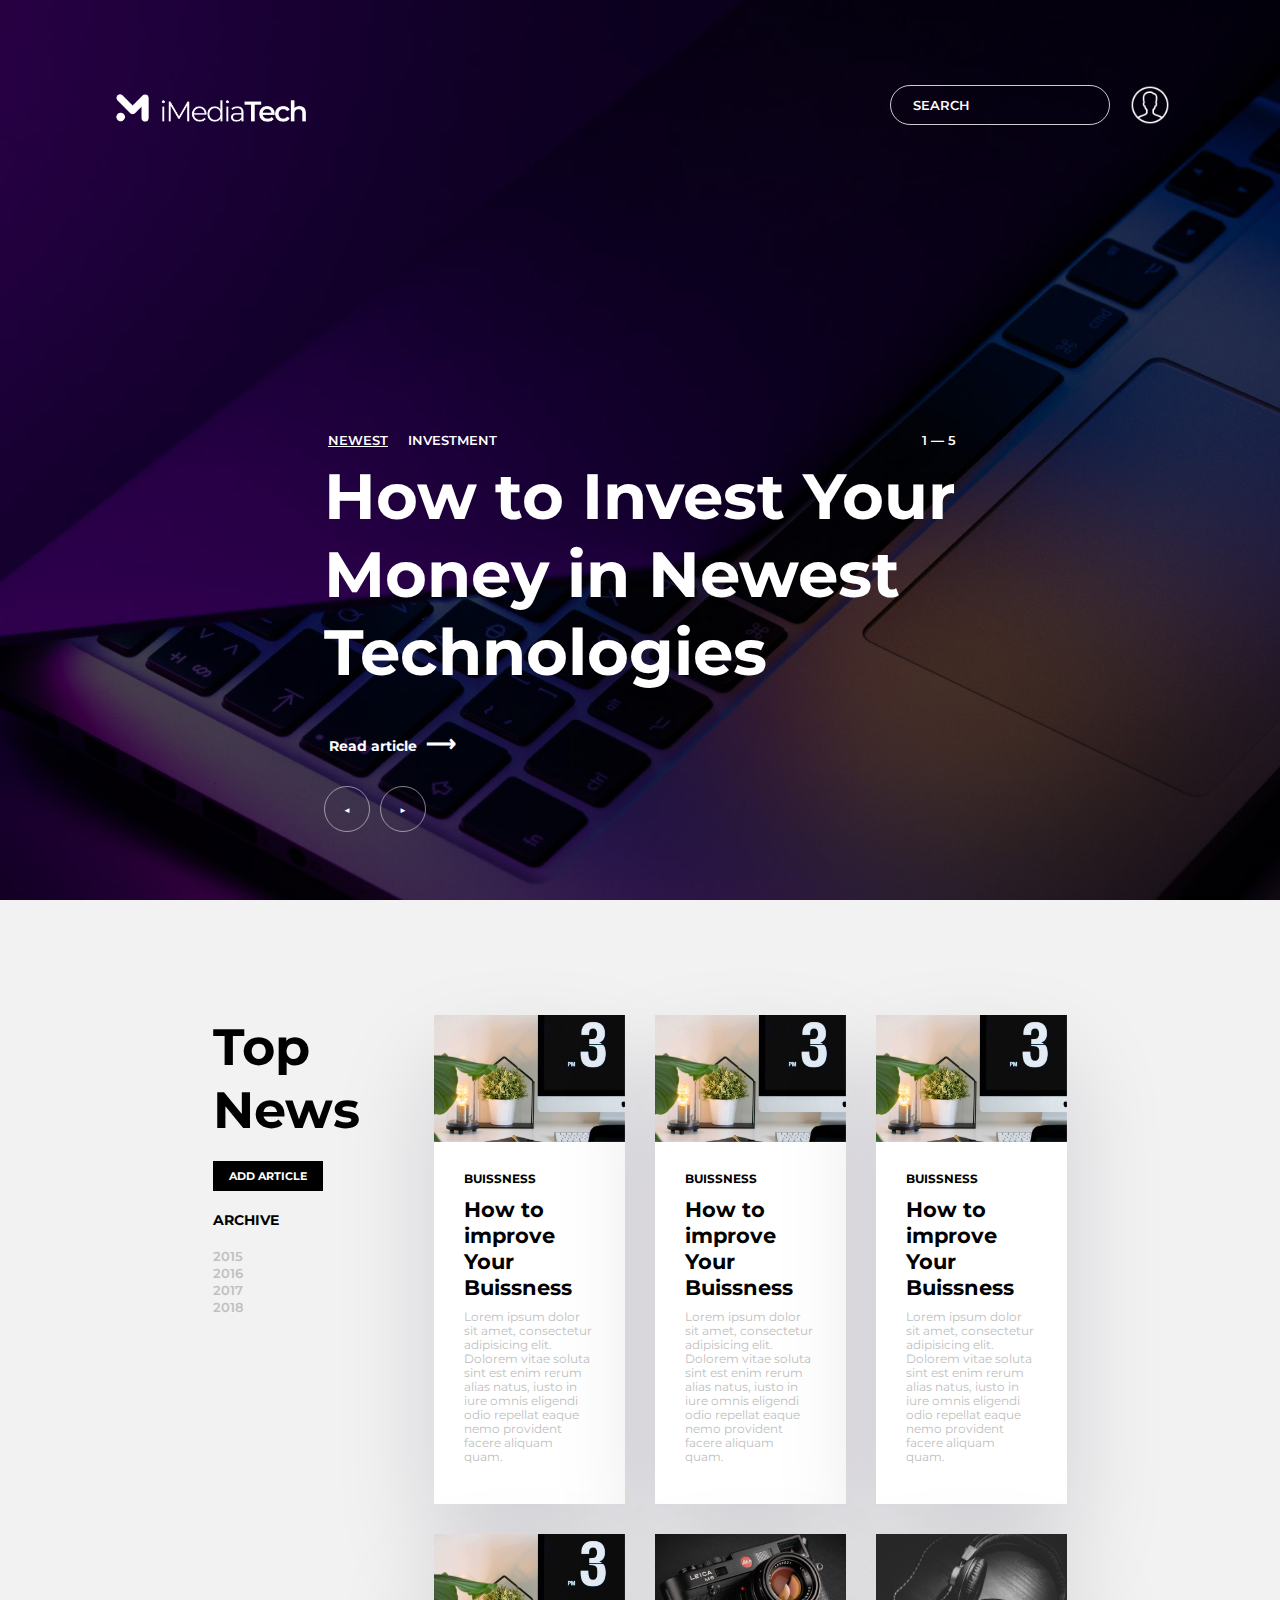
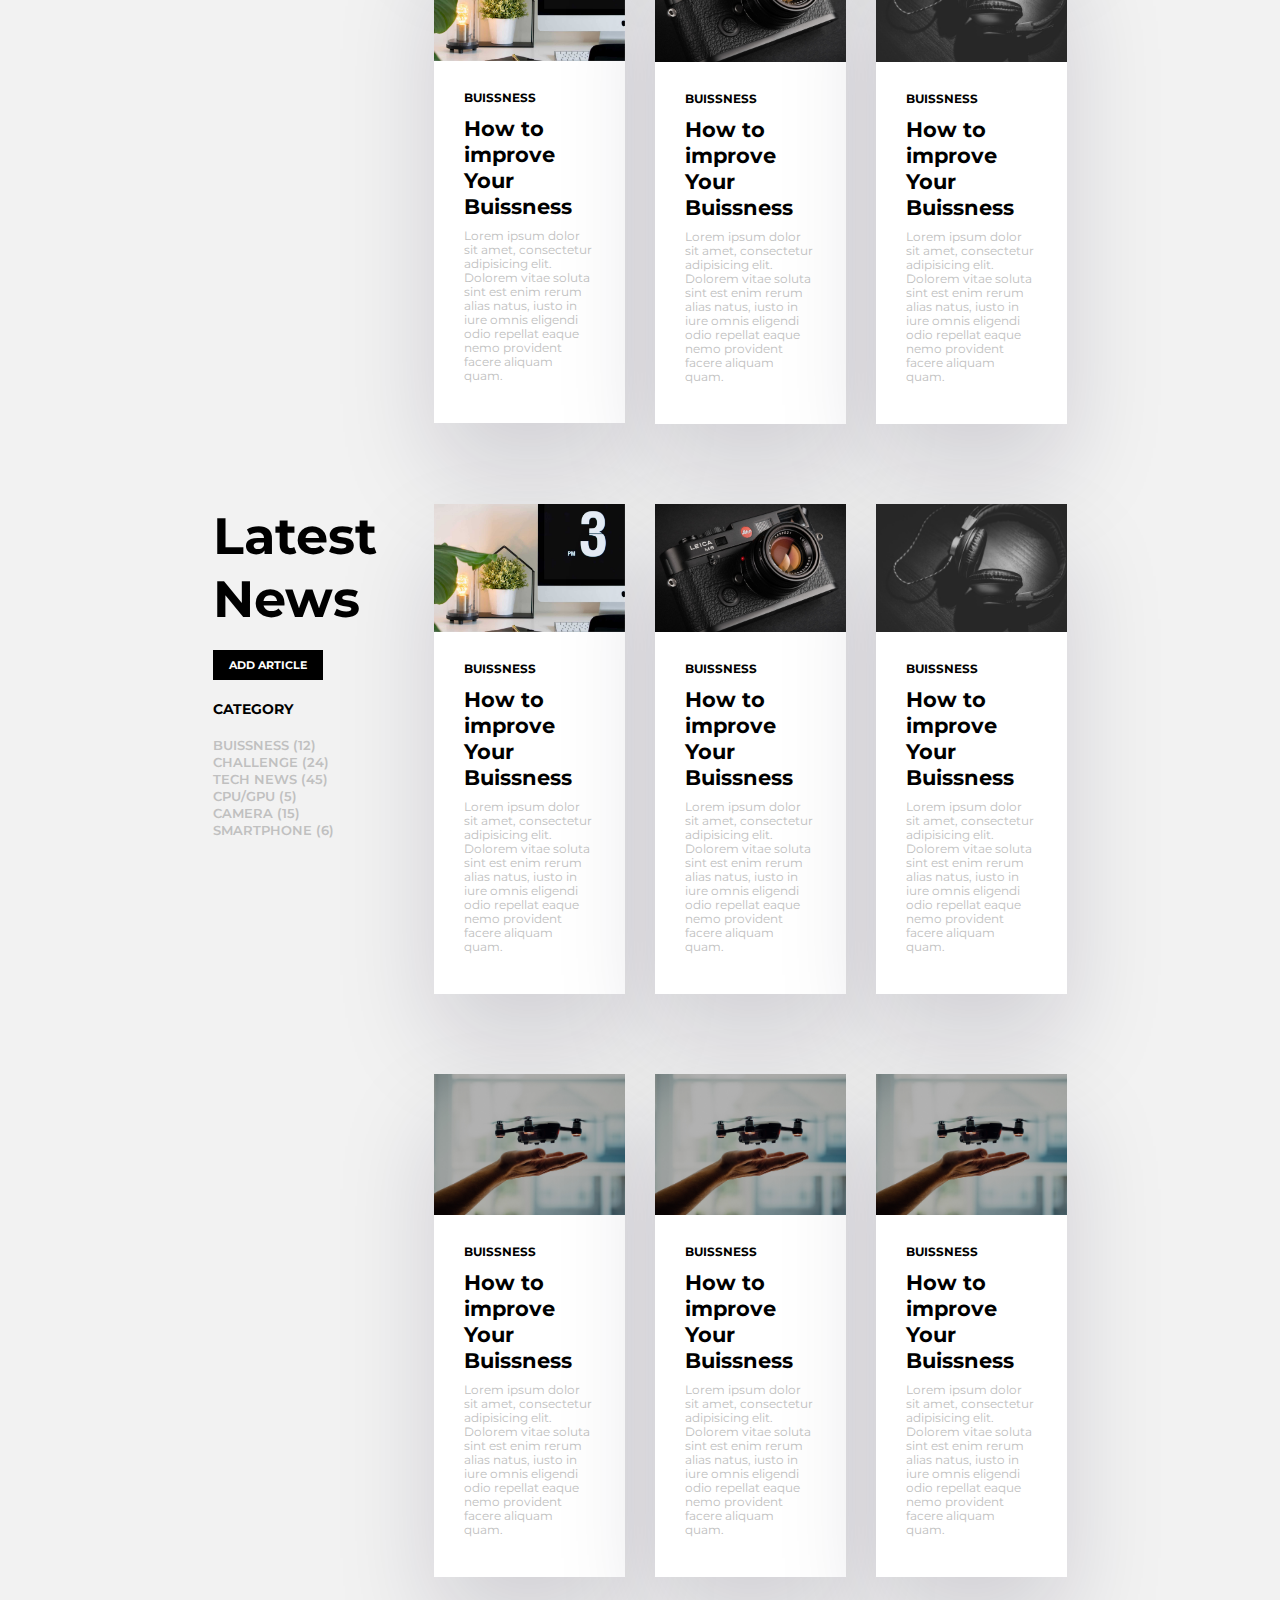
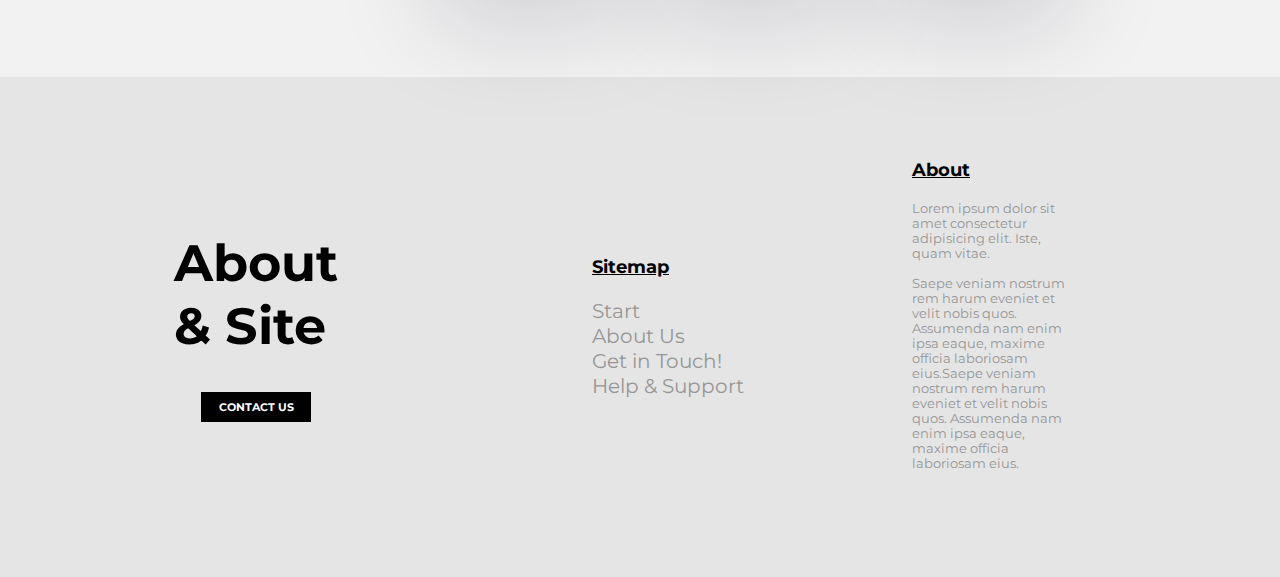
<file: index.html>
<!DOCTYPE html>
<html lang="en">
  <head>
    <meta charset="UTF-8" />
    <meta http-equiv="X-UA-Compatible" content="IE=edge" />
    <meta name="viewport" content="width=device-width, initial-scale=1.0" />
    <link
      href="https://fonts.googleapis.com/css2?family=Montserrat:wght@400;600;700&display=swap"
      rel="stylesheet"
    />
    <link rel="stylesheet" href="css/style.css" />
    <title>Blog</title>
  </head>
  <body>
    <header>
      <nav>
        <a href="index.html">
          <img src="img/logo.png" alt="logo" />
        </a>
        <div id="search-profile">
          <input type="text" name="search" id="search" placeholder="SEARCH" />
          <a href="login.html">
            <img src="img/user.png" alt="user" />
          </a>
        </div>
      </nav>
      <div class="header-main">
        <div id="header-main-center">
          <div id="header-main-nav">
            <a href="#e">NEWEST</a>
            <a href="#e">INVESTMENT</a>
            <a href="#e" class="last">1 — 5</a>
          </div>
          <h1>How to Invest Your</h1>
          <h1>Money in Newest</h1>
          <h1>Technologies</h1>

          <div id="read">
            <a>Read article <b>⟶</b></a>
          </div>

          <div id="nav-switch">
            <div class="nav-switch-item">◄</div>
            <div class="nav-switch-item">►</div>
          </div>
        </div>
      </div>
    </header>
    <main>
      <section>
        <div class="section-col section-col-header">
          <h1>Top<br />News</h1>
          <button>ADD ARTICLE</button>
          <p>ARCHIVE</p>
          <ul>
            <li>2015</li>
            <li>2016</li>
            <li>2017</li>
            <li>2018</li>
          </ul>
        </div>
        <div class="section-col section-article">
          <img src="img/cactus.jpg" alt="drone" />
          <div>
            <h6>BUISSNESS</h6>
            <a href="article.html"><h5>How to improve Your Buissness</h5></a>
            <p>
              Lorem ipsum dolor sit amet, consectetur adipisicing elit. Dolorem
              vitae soluta sint est enim rerum alias natus, iusto in iure omnis
              eligendi odio repellat eaque nemo provident facere aliquam quam.
            </p>
          </div>
        </div>
        <div class="section-col section-article">
          <img src="img/cactus.jpg" alt="drone" />
          <div>
            <h6>BUISSNESS</h6>
            <a href="article.html"><h5>How to improve Your Buissness</h5></a>
            <p>
              Lorem ipsum dolor sit amet, consectetur adipisicing elit. Dolorem
              vitae soluta sint est enim rerum alias natus, iusto in iure omnis
              eligendi odio repellat eaque nemo provident facere aliquam quam.
            </p>
          </div>
        </div>
        <div class="section-col section-article">
          <img src="img/cactus.jpg" alt="drone" />
          <div>
            <h6>BUISSNESS</h6>
            <a href="article.html"><h5>How to improve Your Buissness</h5></a>
            <p>
              Lorem ipsum dolor sit amet, consectetur adipisicing elit. Dolorem
              vitae soluta sint est enim rerum alias natus, iusto in iure omnis
              eligendi odio repellat eaque nemo provident facere aliquam quam.
            </p>
          </div>
        </div>
        <div class="section-col section-article">
          <img src="img/cactus.jpg" alt="drone" />
          <div>
            <h6>BUISSNESS</h6>
            <a href="article.html"><h5>How to improve Your Buissness</h5></a>
            <p>
              Lorem ipsum dolor sit amet, consectetur adipisicing elit. Dolorem
              vitae soluta sint est enim rerum alias natus, iusto in iure omnis
              eligendi odio repellat eaque nemo provident facere aliquam quam.
            </p>
          </div>
        </div>
        <div class="section-col section-article">
          <img src="img/camera.jpg" alt="drone" />
          <div>
            <h6>BUISSNESS</h6>
            <a href="article.html"><h5>How to improve Your Buissness</h5></a>
            <p>
              Lorem ipsum dolor sit amet, consectetur adipisicing elit. Dolorem
              vitae soluta sint est enim rerum alias natus, iusto in iure omnis
              eligendi odio repellat eaque nemo provident facere aliquam quam.
            </p>
          </div>
        </div>
        <div class="section-col section-article">
          <img src="img/headphones.jpg" alt="drone" />
          <div>
            <h6>BUISSNESS</h6>
            <a href="article.html"><h5>How to improve Your Buissness</h5></a>
            <p>
              Lorem ipsum dolor sit amet, consectetur adipisicing elit. Dolorem
              vitae soluta sint est enim rerum alias natus, iusto in iure omnis
              eligendi odio repellat eaque nemo provident facere aliquam quam.
            </p>
          </div>
        </div>
      </section>
      <section>
        <div class="section-col section-col-header">
          <h1>Latest<br />News</h1>
          <button>ADD ARTICLE</button>
          <p>CATEGORY</p>
          <ul>
            <li>BUISSNESS (12)</li>
            <li>CHALLENGE (24)</li>
            <li>TECH NEWS (45)</li>
            <li>CPU/GPU (5)</li>
            <li>CAMERA (15)</li>
            <li>SMARTPHONE (6)</li>
          </ul>
        </div>
        <div class="section-col section-article">
          <img src="img/cactus.jpg" alt="drone" />
          <div>
            <h6>BUISSNESS</h6>
            <a href="article.html"><h5>How to improve Your Buissness</h5></a>
            <p>
              Lorem ipsum dolor sit amet, consectetur adipisicing elit. Dolorem
              vitae soluta sint est enim rerum alias natus, iusto in iure omnis
              eligendi odio repellat eaque nemo provident facere aliquam quam.
            </p>
          </div>
        </div>
        <div class="section-col section-article">
          <img src="img/camera.jpg" alt="drone" />
          <div>
            <h6>BUISSNESS</h6>
            <a href="article.html"><h5>How to improve Your Buissness</h5></a>
            <p>
              Lorem ipsum dolor sit amet, consectetur adipisicing elit. Dolorem
              vitae soluta sint est enim rerum alias natus, iusto in iure omnis
              eligendi odio repellat eaque nemo provident facere aliquam quam.
            </p>
          </div>
        </div>
        <div class="section-col section-article">
          <img src="img/headphones.jpg" alt="drone" />
          <div>
            <h6>BUISSNESS</h6>
            <a href="article.html"><h5>How to improve Your Buissness</h5></a>
            <p>
              Lorem ipsum dolor sit amet, consectetur adipisicing elit. Dolorem
              vitae soluta sint est enim rerum alias natus, iusto in iure omnis
              eligendi odio repellat eaque nemo provident facere aliquam quam.
            </p>
          </div>
        </div>
      </section>
      <section>
        <div class="section-col section-col-header"></div>
        <div class="section-col section-article">
          <img src="img/drone.jpg" alt="drone" />
          <div>
            <h6>BUISSNESS</h6>
            <a href="article.html"><h5>How to improve Your Buissness</h5></a>
            <p>
              Lorem ipsum dolor sit amet, consectetur adipisicing elit. Dolorem
              vitae soluta sint est enim rerum alias natus, iusto in iure omnis
              eligendi odio repellat eaque nemo provident facere aliquam quam.
            </p>
          </div>
        </div>
        <div class="section-col section-article">
          <img src="img/drone.jpg" alt="drone" />
          <div>
            <h6>BUISSNESS</h6>
            <a href="article.html"><h5>How to improve Your Buissness</h5></a>
            <p>
              Lorem ipsum dolor sit amet, consectetur adipisicing elit. Dolorem
              vitae soluta sint est enim rerum alias natus, iusto in iure omnis
              eligendi odio repellat eaque nemo provident facere aliquam quam.
            </p>
          </div>
        </div>
        <div class="section-col section-article">
          <img src="img/drone.jpg" alt="drone" />
          <div>
            <h6>BUISSNESS</h6>
            <a href="article.html"><h5>How to improve Your Buissness</h5></a>
            <p>
              Lorem ipsum dolor sit amet, consectetur adipisicing elit. Dolorem
              vitae soluta sint est enim rerum alias natus, iusto in iure omnis
              eligendi odio repellat eaque nemo provident facere aliquam quam.
            </p>
          </div>
        </div>
      </section>
    </main>
    <footer>
      <div class="footer-col">
        <h2>About<br />& Site</h2>
        <button>CONTACT US</button>
      </div>
      <div class="footer-col footer-col-half">
        <div class="footer-col-limit">
          <h4>Sitemap</h4>
          <ul>
            <li><a>Start</a></li>
            <li><a>About Us</a></li>
            <li><a>Get in Touch!</a></li>
            <li><a>Help & Support</a></li>
          </ul>
        </div>
        <div class="footer-col-limit">
          <h4>About</h4>
          <p>
            Lorem ipsum dolor sit amet consectetur adipisicing elit. Iste, quam
            vitae.<br /><br />
            Saepe veniam nostrum rem harum eveniet et velit nobis quos.
            Assumenda nam enim ipsa eaque, maxime officia laboriosam eius.Saepe
            veniam nostrum rem harum eveniet et velit nobis quos. Assumenda nam
            enim ipsa eaque, maxime officia laboriosam eius.
          </p>
        </div>
      </div>
    </footer>
  </body>
</html>
</file>
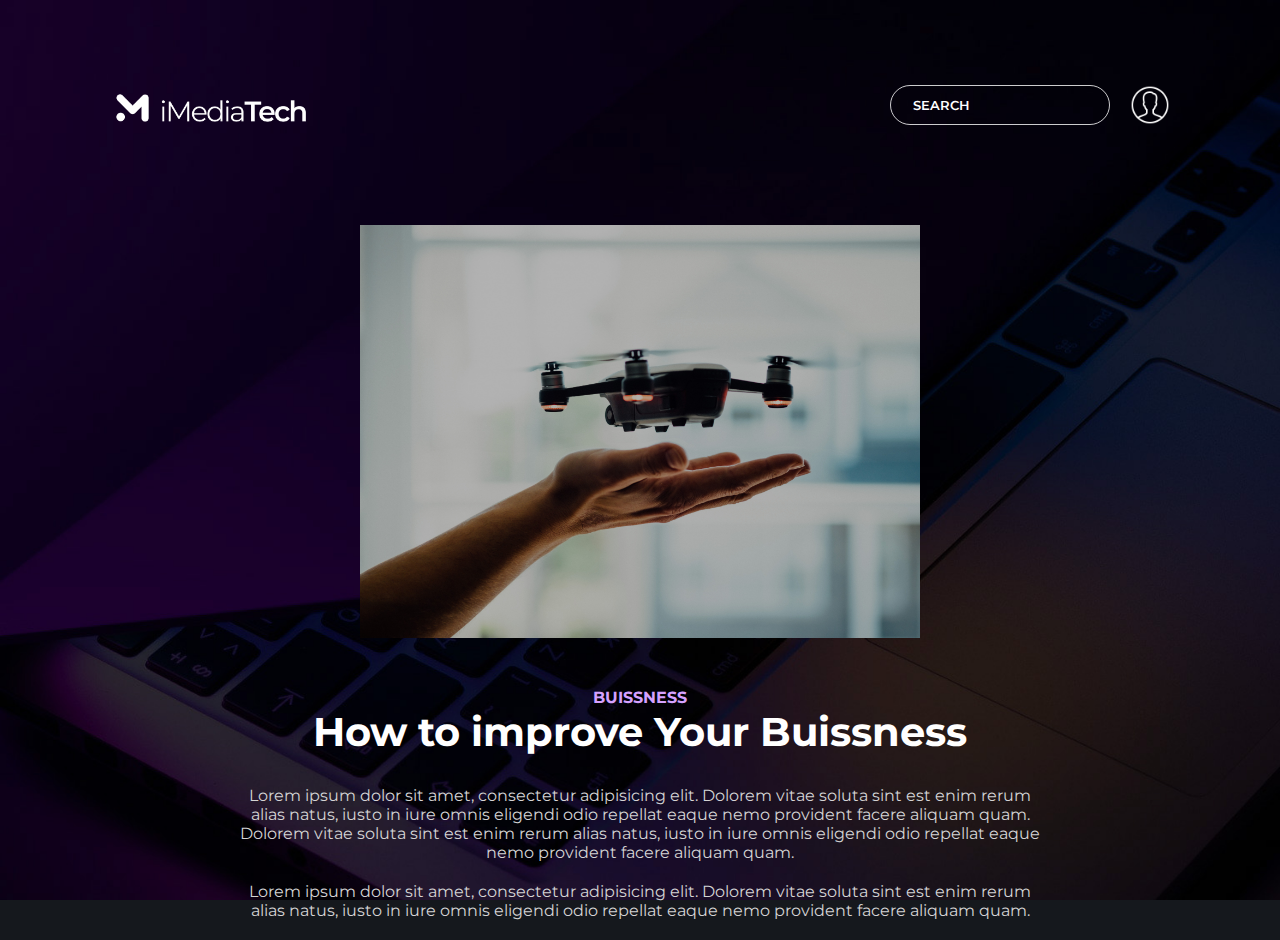
<file: article.html>
<!DOCTYPE html>
<html lang="en">
  <head>
    <meta charset="UTF-8" />
    <meta http-equiv="X-UA-Compatible" content="IE=edge" />
    <meta name="viewport" content="width=device-width, initial-scale=1.0" />
    <link
      href="https://fonts.googleapis.com/css2?family=Montserrat:wght@400;600;700&display=swap"
      rel="stylesheet"
    />
    <link rel="stylesheet" href="css/style.css" />
    <title>Login</title>
  </head>
  <body>
    <header class="header-sub">
      <nav>
        <a href="index.html">
          <img src="img/logo.png" alt="logo" />
        </a>
        <div id="search-profile">
          <input type="text" name="search" id="search" placeholder="SEARCH" />
          <a href="login.html">
            <img src="img/user.png" alt="user" />
          </a>
        </div>
      </nav>
      <div class="page-article">
        <img src="img/drone.jpg" alt="drone"/>
        <div>
          <h6>BUISSNESS</h6>
          <h5>How to improve Your Buissness</h5>
          <p>
            Lorem ipsum dolor sit amet, consectetur adipisicing elit. Dolorem
            vitae soluta sint est enim rerum alias natus, iusto in iure omnis
            eligendi odio repellat eaque nemo provident facere aliquam quam.
            Dolorem vitae soluta sint est enim rerum alias natus, iusto in iure
            omnis eligendi odio repellat eaque nemo provident facere aliquam
            quam.
          </p>
          <p>
            Lorem ipsum dolor sit amet, consectetur adipisicing elit. Dolorem
            vitae soluta sint est enim rerum alias natus, iusto in iure omnis
            eligendi odio repellat eaque nemo provident facere aliquam quam.
          </p>
        </div>
      </div>
    </header>
  </body>
</html>
</file>
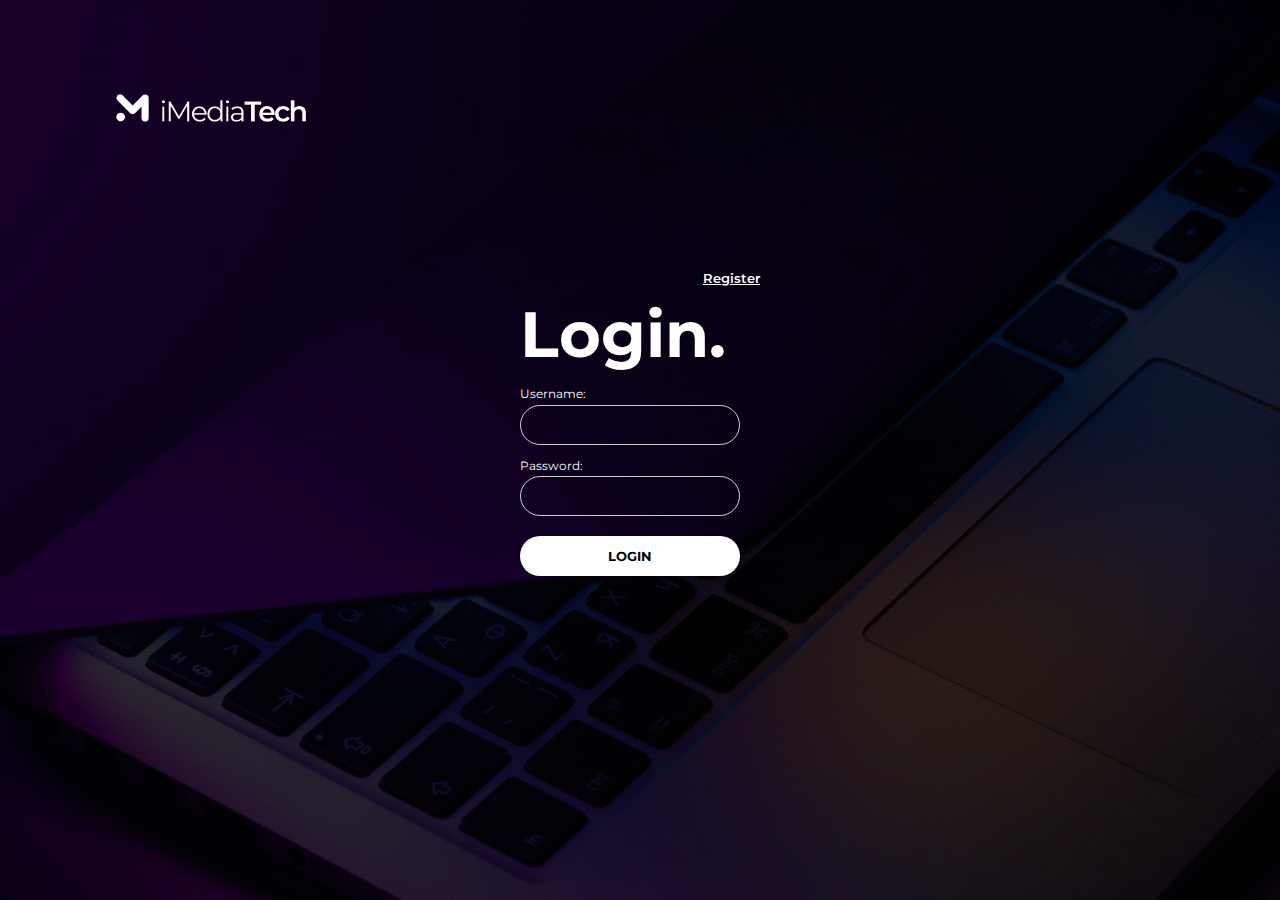
<file: login.html>
<!DOCTYPE html>
<html lang="en">
  <head>
    <meta charset="UTF-8" />
    <meta http-equiv="X-UA-Compatible" content="IE=edge" />
    <meta name="viewport" content="width=device-width, initial-scale=1.0" />
    <link
      href="https://fonts.googleapis.com/css2?family=Montserrat:wght@400;600;700&display=swap"
      rel="stylesheet"
    />
    <link rel="stylesheet" href="css/style.css" />
    <title>Login</title>
  </head>
  <body>
    <header class="header-sub">
      <nav>
        <a href="index.html">
          <img src="img/logo.png" alt="logo" />
        </a>
      </nav>
      <div class="header-main header-main-login">
        <div id="header-main-center">
          <div id="header-main-nav">
            <a href="register.html">Register</a>
          </div>
          <h1>Login.</h1>
          <form>
            <label class="profile-label" for="username">Username:</label><br>
            <input class="text-field" type="text" id="username"/><br>
            <label class="profile-label" for="pass">Password:</label><br>
            <input class="text-field" type="password" id="pass" /><br>
            <input type="submit" value="LOGIN"/>
          </form>
        </div>
      </div>
    </header>
  </body>
</html>
</file>
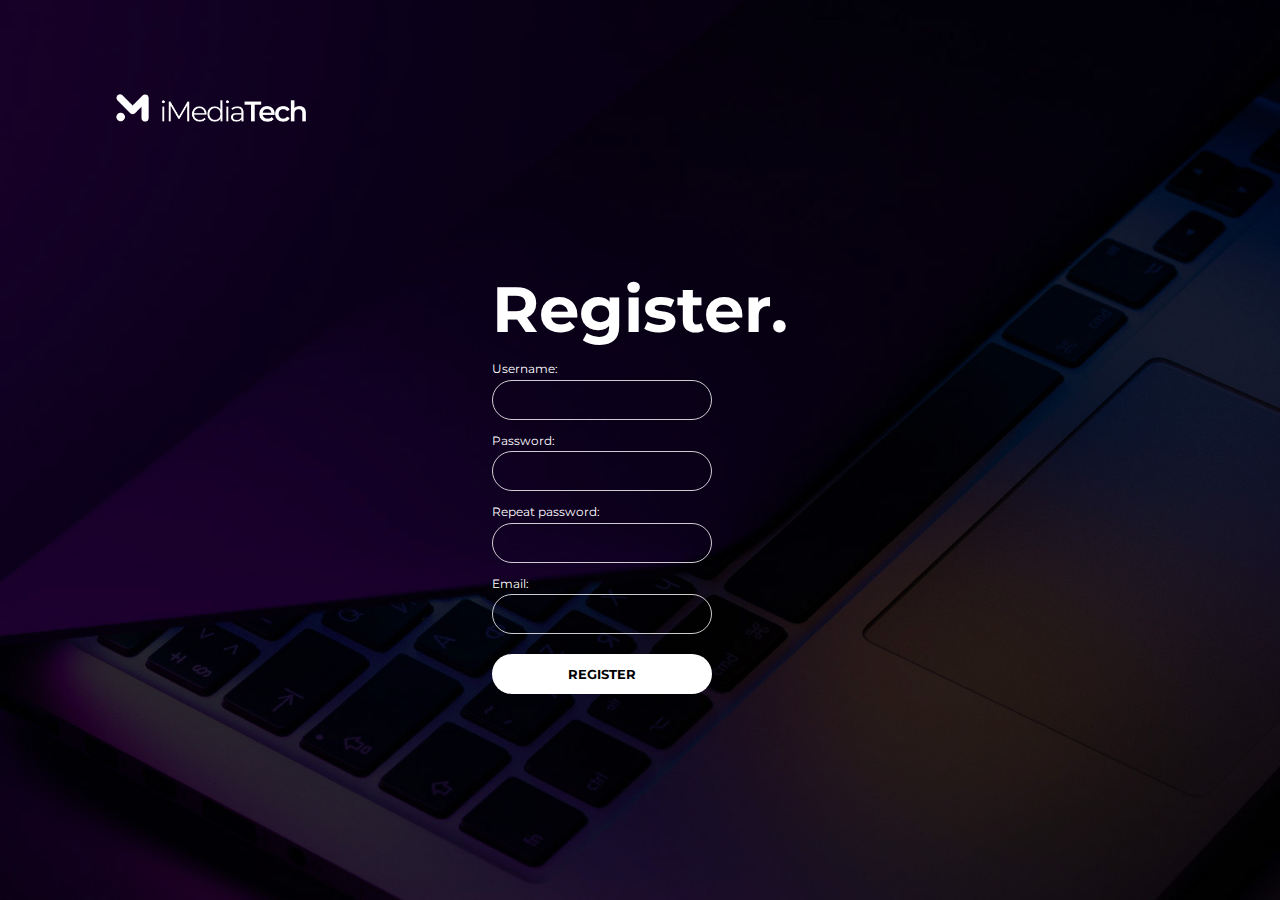
<file: register.html>
<!DOCTYPE html>
<html lang="en">
  <head>
    <meta charset="UTF-8" />
    <meta http-equiv="X-UA-Compatible" content="IE=edge" />
    <meta name="viewport" content="width=device-width, initial-scale=1.0" />
    <link
      href="https://fonts.googleapis.com/css2?family=Montserrat:wght@400;600;700&display=swap"
      rel="stylesheet"
    />
    <link rel="stylesheet" href="css/style.css" />
    <title>Register</title>
  </head>
  <body>
    <header class="header-sub">
      <nav>
        <a href="index.html">
          <img src="img/logo.png" alt="logo" />
        </a>
      </nav>
      <div class="header-main header-main-login">
        <div id="header-main-center">
          <h1>Register.</h1>
          <form>
            <label class="profile-label" for="username">Username:</label><br>
            <input class="text-field" type="text" id="username"/><br>
            <label class="profile-label" for="pass">Password:</label><br>
            <input class="text-field" type="password" id="pass" /><br>
            <label class="profile-label" for="rpass">Repeat password:</label><br>
            <input class="text-field" type="password" id="rpass" /><br>
            <label class="profile-label" for="email">Email:</label><br>
            <input class="text-field" type="email" id="email" /><br>
            <input type="submit" value="REGISTER"/>
          </form>
        </div>
      </div>
    </header>
  </body>
</html>
</file>
<file: css/style.css>
* {
  margin: 0;
  padding: 0;
  box-sizing: border-box;
}

ul {
  list-style-type: none;
}

img {
  display: block;
  max-width: 100%;
  height: auto;
}

a {
  user-select: none;
  color: inherit;
  text-decoration: none;
}

a:hover {
  text-decoration: underline;
}

button:hover {
  cursor: pointer;
}

body {
  font-family: "Montserrat", sans-serif;
  font-size: 1.6rem;
  background-color: #15181d;
  color: white;
  overflow-y: scroll;
  overflow-x: hidden;
}

header {
  width: 100%;
  height: 100vh;
  background-image: url("../img/bg.jpg");
  background-repeat: no-repeat;
  background-size: cover;
  padding: 85px 110px 0px 110px;
}

.header-sub {
  background-image: url("../img/bg_dark.jpg");
}

nav {
  width: 100%;
  height: 40px;
  display: flex;
  justify-content: space-between;
}

nav a img {
  height: 50px;
}

#search-profile {
  display: flex;
}

::placeholder {
  font-family: "Montserrat", sans-serif;
  font-weight: 600;
  font-size: 0.8rem;
  color: white;
  opacity: 1;
}

.text-field {
  background: rgba(0, 0, 0, 0);
  border: 1px solid rgba(255, 255, 255, 0.8);
  width: 220px;
  border-radius: 25px;
  color: white;
  height: 40px;
  margin-right: 20px;
  font-weight: 600;
  padding-left: 22px;
  font-size: 0.8rem;
  box-shadow: rgba(50, 50, 93, 0.25) 0px 50px 100px -20px,
    rgba(0, 0, 0, 0.3) 0px 30px 60px -30px;
}

.profile-label {
  font-size: 0.45em;
  margin-bottom: 15px;
}

#search-profile input {
  background: rgba(0, 0, 0, 0);
  border: 1px solid rgba(255, 255, 255, 0.8);
  width: 220px;
  border-radius: 25px;
  color: white;
  height: 40px;
  margin-right: 20px;
  font-weight: 600;
  padding-left: 22px;
  font-size: 0.8rem;
  box-shadow: rgba(50, 50, 93, 0.25) 0px 50px 100px -20px,
    rgba(0, 0, 0, 0.3) 0px 30px 60px -30px;
}

#search-profile input:focus {
  outline-width: 0;
}

#search-profile img {
  height: 40px;
  width: 40px;
}

.header-main {
  margin: 0 auto;
  margin-top: 33vh;
  display: flex;
  flex-direction: column;
  align-items: center;
}

.header-main-login {
  margin-top: 15vh;
}

.header-main-article {
  margin-top: 5vh;
}

input[type="button"],
input[type="submit"],
input[type="reset"] {
  font-family: "Montserrat", sans-serif;
  width: 220px;
  height: 40px;
  border: none;
  outline: none;
  background: #fff;
  color: #000;
  font-weight: bold;
  border-radius: 25px;
  font-size: 0.5em;
  margin-top: 20px;
  text-align: center;
  position: relative;
  overflow: hidden;
  cursor: pointer;
}

#header-main-center {
  margin-top: 10px;
}

#header-main-nav {
  height: 25px;
  display: flex;
  flex-direction: row;
  justify-content: space-between;
}

#header-main-center h1 {
  user-select: none;
  font-size: 2.5em;
  font-weight: 700;
}

#header-main-nav a {
  font-size: 0.825rem;
  margin-right: 20px;
  font-weight: 600;
}

#header-main-nav a:first-child {
  text-decoration: underline;
  margin-left: 4px;
}

#header-main-nav a:last-child {
  margin-left: auto;
  margin-right: 0;
}

#header-main-center #read {
  margin-top: 40px;
  font-size: 0.9rem;
  margin-right: 20px;
  font-weight: 700;
  margin-left: 5px;
}

#header-main-center div a:hover {
  text-decoration: none;
  cursor: pointer;
}

#header-main-center div b {
  margin-left: 5px;
  font-size: 1.3rem;
}

#nav-switch {
  display: flex;
  flex-direction: row;
}

.nav-switch-item {
  margin-top: 30px;
  font-size: 0.5rem;
  border: 1px solid rgba(255, 255, 255, 0.5);
  width: 46px;
  height: 46px;
  border-radius: 50%;
  text-align: center;
  line-height: 46px;
  margin-right: 10px;
}

.nav-switch-item:hover {
  cursor: pointer;
  user-select: none;
}

main {
  background: #f2f2f2;
  padding: 85px 110px 50px 110px;
  display: flex;
  flex-direction: column;
  color: black;
}

main section {
  width: 100%;
  max-width: 1500px;
  margin: 0 auto;

  display: flex;
  flex-direction: row;
  flex-wrap: wrap;
  margin-top: 30px;
  gap: 30px;
  justify-content: center;

  padding-bottom: 50px;
}

.section-col:nth-child(6n) {
  margin-left: calc(18% + 30px);
}

@media screen and (max-width: 1436px) {
  .section-col:nth-child(6n) {
    margin-left: 0;
  }
  .section-col:nth-child(5n) {
    margin-left: calc(18% + 30px);
  }
}

@media screen and (max-width: 1100px) {
  .section-col:nth-child(6n) {
    margin-left: 0;
  }
  .section-col:nth-child(5n) {
    margin-left: 0;
  }
}

.section-col {
  width: 18%;
  height: 100%;
}

.section-col img {
  height: 100%;
}

.section-col-header {
  font-size: 1.8rem;
  display: flex;
  flex-direction: column;
}

.section-col-header h1 {
  font-size: 3.2rem;
  user-select: none;
}

.section-col-header button,
footer button {
  background: black;
  color: white;
  border: none;
  height: 30px;
  width: 110px;
  font-family: "Montserrat", sans-serif;
  font-weight: 700;
  font-size: 0.7rem;
  margin-top: 20px;
  user-select: none;
}

.section-col-header > p {
  font-family: "Montserrat", sans-serif;
  font-weight: 700;
  font-size: 0.9rem;
  margin-top: 20px;
  margin-bottom: 20px;
  user-select: none;
}

.section-col-header li {
  font-weight: 600;
  font-size: 0.8rem;
  color: #c0c0c0;
  margin-bottom: 2px;
  cursor: pointer;
  user-select: none;
}

.section-article {
  background: white;
  box-shadow: rgba(17, 12, 46, 0.15) 0px 48px 100px 0px;
}
.section-article:hover {
  transition: 0.3s;
  box-shadow: rgba(17, 12, 46, 0.25) 0px 48px 100px 0px;
}
.section-article div {
  padding: 30px 30px 30px 30px;
}
.section-article div h6 {
  font-size: 0.45em;
  margin-bottom: 10px;
}
.section-article div p {
  margin-top: 10px;
  font-size: 0.45em;
  margin-bottom: 10px;
  color: #c0c0c0;
}
footer {
  background: #e5e5e5;
  width: 100%;
  height: 500px;
  display: flex;
}

footer h2 {
  color: #000;
  font-size: 2em;
  margin-bottom: 15px;
}

footer h4 {
  color: #000;
  font-size: 0.72em;
  padding-bottom: 20px;
  text-decoration: underline;
  align-self: baseline;
}

footer p {
  color: #969696;
  font-size: 0.5em;
  padding-bottom: 25px;
}

.footer-col {
  width: 50%;
  display: flex;
  justify-content: center;
  flex-direction: column;
  align-items: center;
}

.footer-col:first-child {
  width: 40%;
}

.footer-col-limit {
  width: 25%;
}

.footer-col-half {
  display: flex;
  flex-direction: row;
  justify-content: space-around;
}

footer li {
  color: #969696;
  font-size: 0.8em;
}

footer a {
  cursor: pointer;
}

.article img {
  height: 400px;
  object-fit: contain;
}

.page-article {
  display: flex;
  align-items: center;
  justify-content: center;
  flex-direction: column;
  margin: 0 auto;
  margin-top: 100px;
  max-width: 800px;
  text-align: center;
}

.page-article img {
  width: 70%;
  margin-bottom: 50px;
}

.page-article h6 {
  font-size: 16px;
  color: #d5a1ff;
}

.page-article h5 {
  font-size: 40px;
  padding-bottom: 30px;
}

.page-article p {
  font-size: 16px;
  padding-bottom: 20px;
  color: #d4d4d4;
}

@media screen and (max-width: 1100px) {
  header {
    padding: 50px 30px;
  }

  nav {
    flex-direction: column;
    align-items: center;
  }

  nav a {
    flex-shrink: 0;
  }

  nav a img {
    margin-bottom: 20px;
    width: 100%;
  }

  #header-main-center h1 {
    font-size: 2em;
  }

  main {
    padding: 30px;
  }

  main section {
    flex-direction: column;
    height: 100%;
    padding: 0 0 50px;
  }

  .section-col {
    width: 100%;
  }

  .section-col-header {
    padding: 0 0 20px;
    text-align: center;
    align-items: center;
  }

  .section-article {
    margin-bottom: 20px;
  }

  .header-main-article {
    margin-top: 13vh;
  }

  .article img {
    height: 340px;
    object-fit: contain;
  }

  footer {
    flex-direction: column;
    align-items: center;
    justify-content: space-around;
    height: 780px;
  }

  .footer-col h2 {
    padding-top: 20px;
  }

  .footer-col-limit {
    width: 90%;
  }

  .footer-col-half {
    display: flex;
    flex-direction: column;
    row-gap: 45px;
  }
}
</file>
